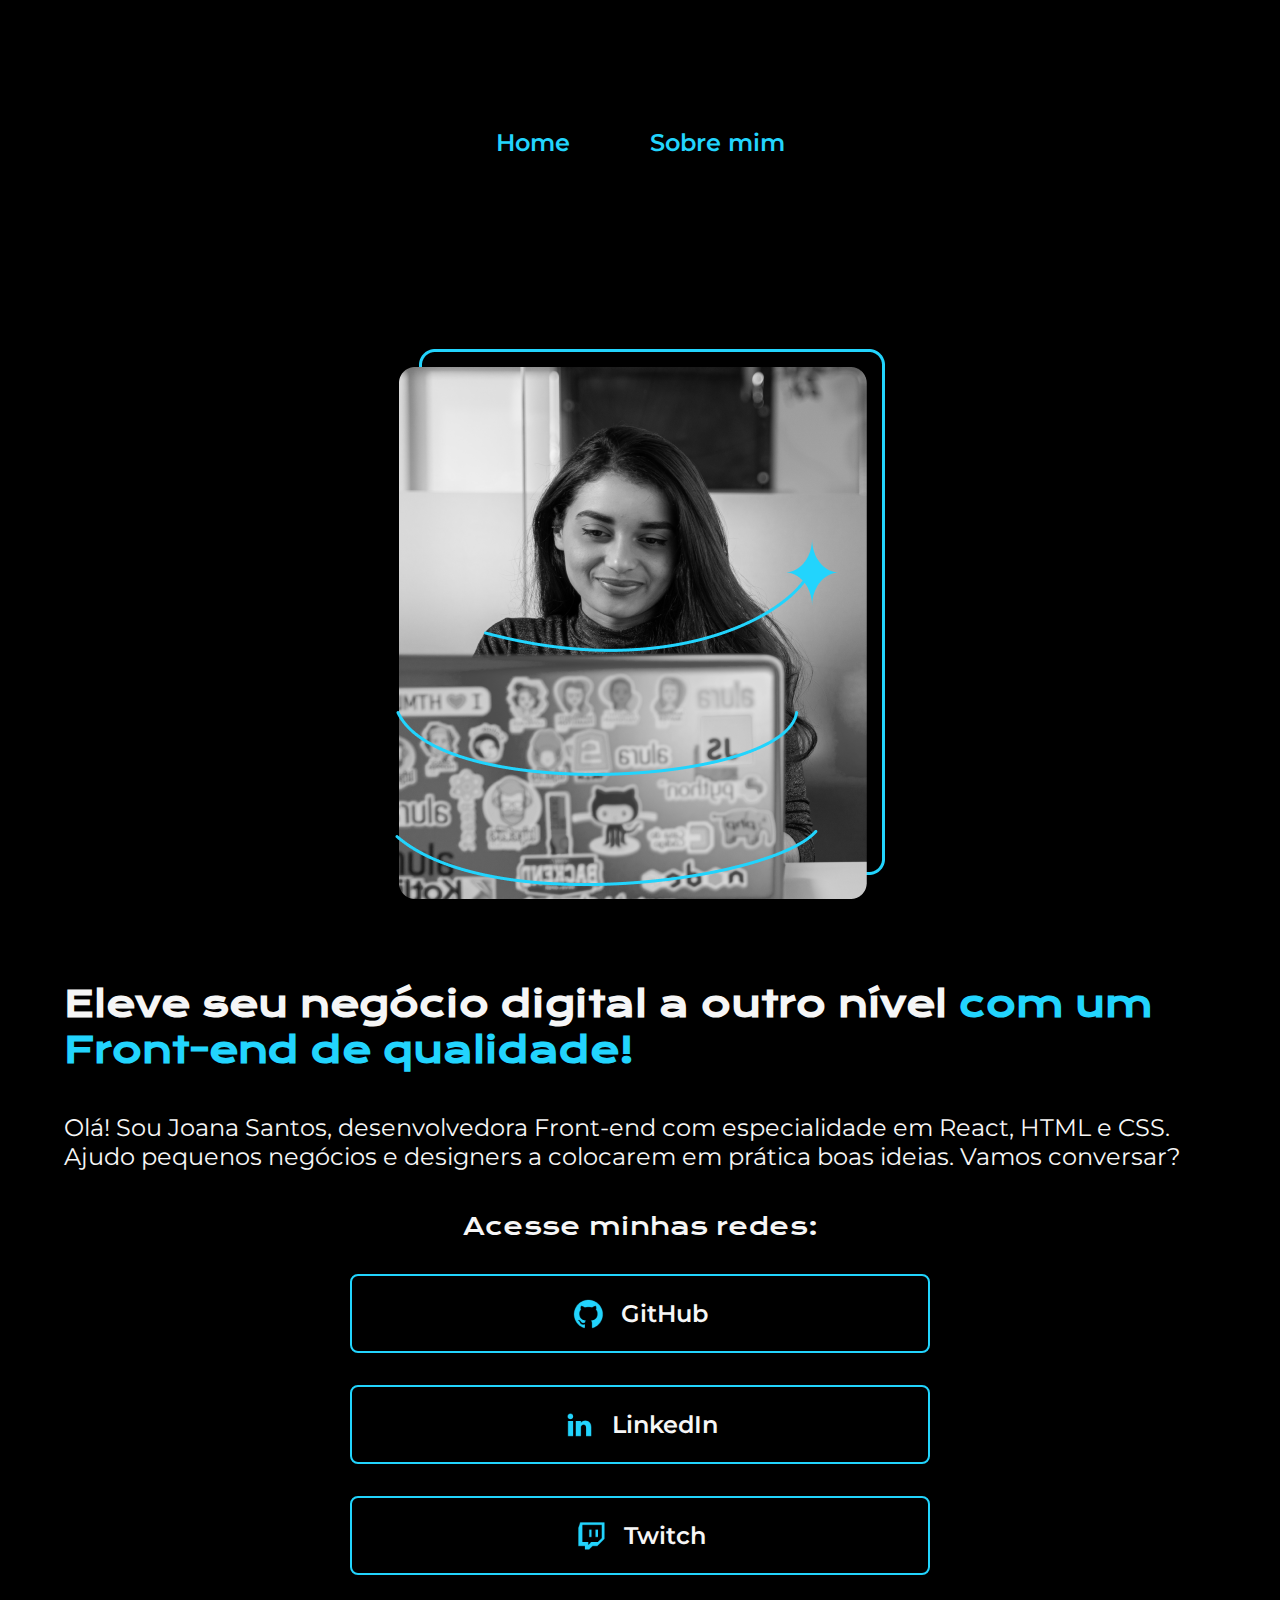
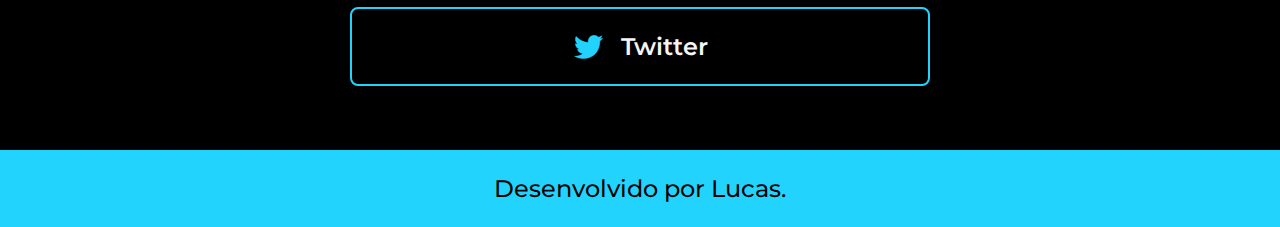
<file: site-responsivo-alura/index.html>
<!DOCTYPE html>
<html lang="pt-br">
<head>
    <meta charset="UTF-8">
    <meta http-equiv="X-UA-Compatible" content="IE=edge">
    <meta name="viewport" content="width=device-width, initial-scale=1.0">
    <title>Portfolio</title>
    <link rel="stylesheet" href="./styles/style.css">
</head>
<body>
    <header class="cabecalho">
        <nav class="cabecalho__menu">
            <a href="index.html" class="cabecalho__menu__link">Home</a>
            <a href="about.html" class="cabecalho__menu__link">Sobre mim</a>
        </nav>
    </header>
    <main class="apresentacao">
        <section class="apresentacao__conteudo">
            <h1 class="apresentacao__conteudo__titulo">Eleve seu negócio digital a outro nível <strong class="titulo-destaque">com um Front-end de qualidade!</strong></h1>
            <p class="apresentacao__conteudo__texto">Olá! Sou Joana Santos, desenvolvedora Front-end com especialidade em React, HTML e CSS. Ajudo pequenos negócios e designers a colocarem em prática boas ideias. Vamos conversar?</p>
            <div class="apresentacao__conteudo__links">
                <h2 class="apresentacao__conteudo__links__subtitulo">Acesse minhas redes:</h2>
                <a href="https://github.com" class="aprensentacao__conteudo__links__navegacao">
                    <img src="./assets/github.png" alt="Logo do GitHub">
                    GitHub
                </a>
                <a href="https://linkedin.com" class="aprensentacao__conteudo__links__navegacao">
                    <img src="./assets/linkedin.png" alt="Logo do LinkedIn">
                    LinkedIn
                </a>
                <a href="https://twitch.tv" class="aprensentacao__conteudo__links__navegacao">
                    <img src="./assets/twitch.png" alt="Logo da Twitch">
                    Twitch
                </a>
                <a href="https://twitter.com" class="aprensentacao__conteudo__links__navegacao">
                    <img src="./assets/twitter.png" alt="Logo do Twitter">
                    Twitter
                </a>
            </div>    
        </section>
        <img src="./assets/imagemJoana.png" alt="Foto da Joana Programando" class="aprensentacao__imagem">
    </main>
    <footer class="rodape">
        <p>Desenvolvido por Lucas.</p>
    </footer>
</body>
</html>
</file>
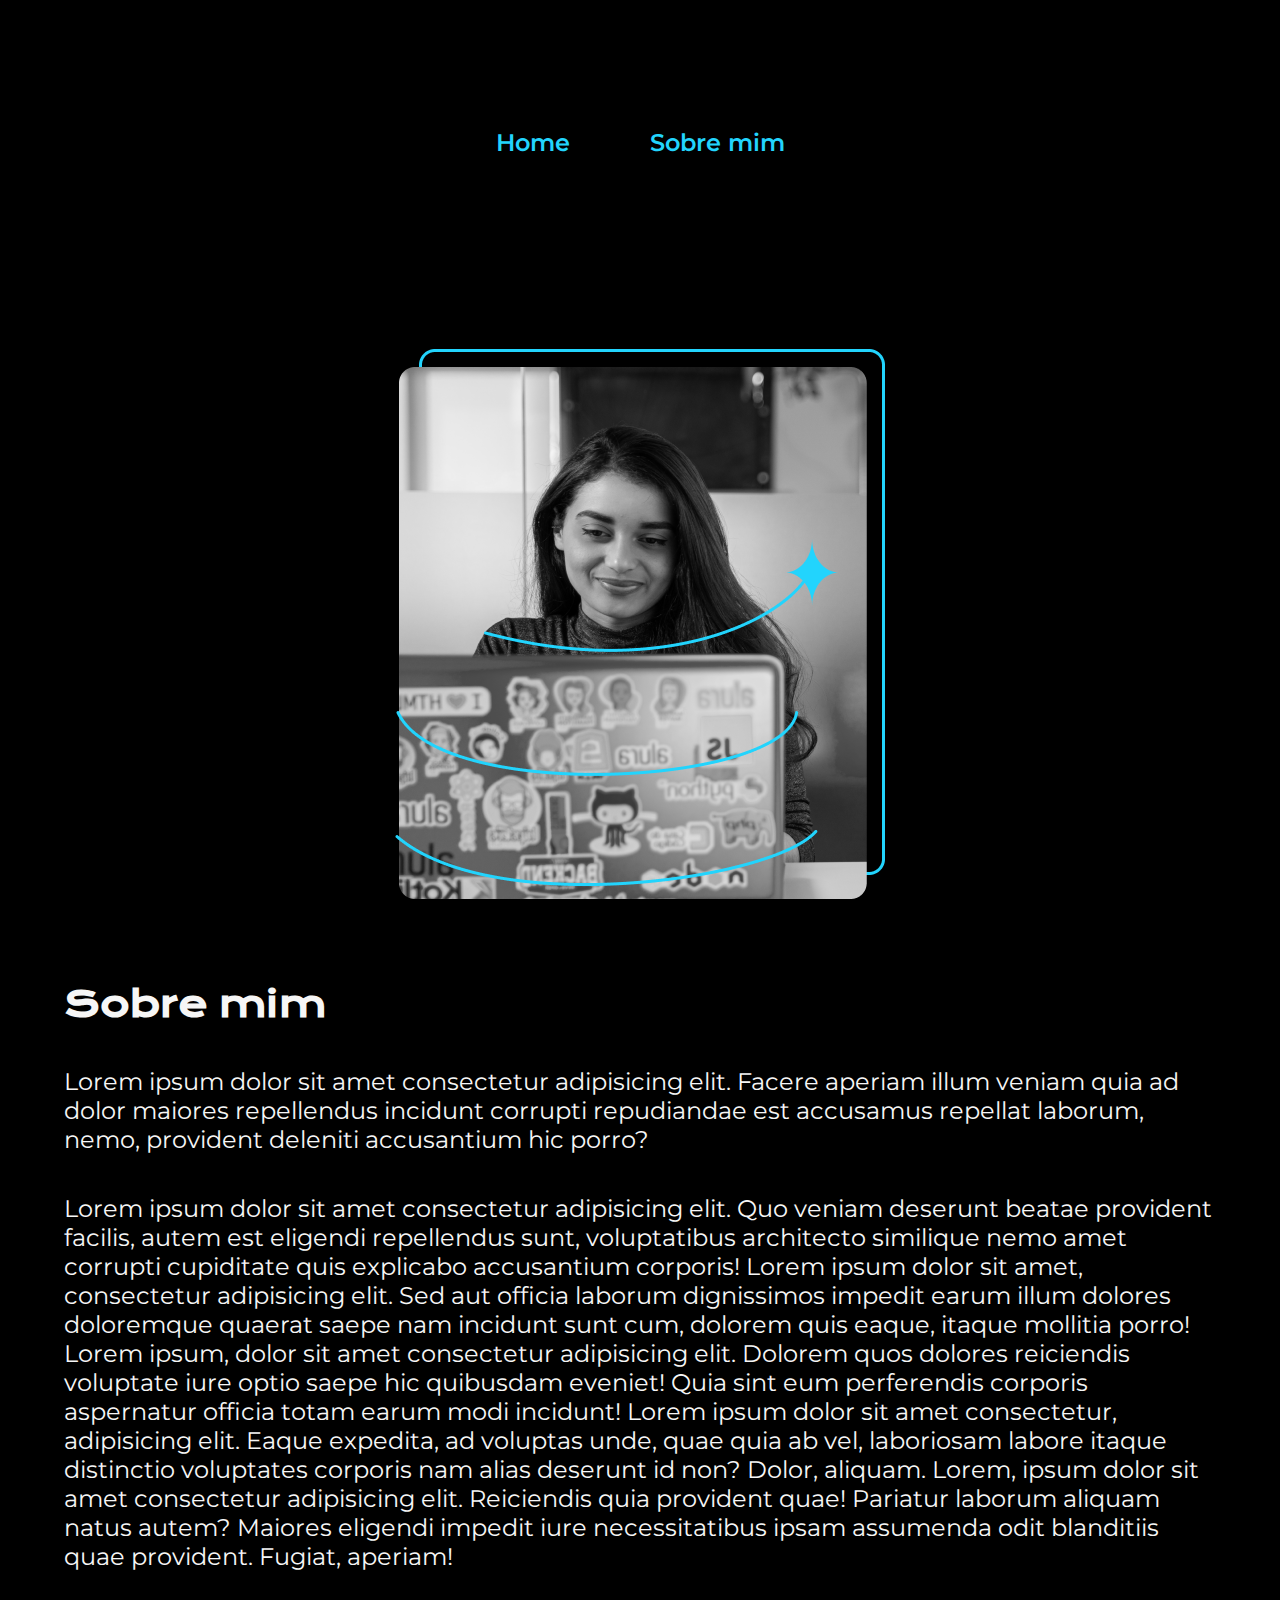
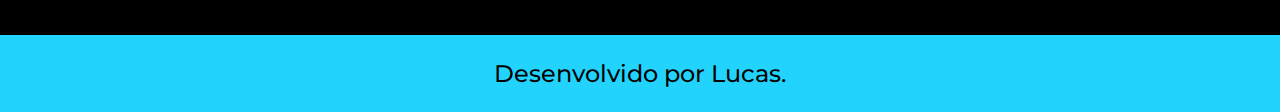
<file: site-responsivo-alura/about.html>
<!DOCTYPE html>
<html lang="pt-br">
<head>
    <meta charset="UTF-8">
    <meta http-equiv="X-UA-Compatible" content="IE=edge">
    <meta name="viewport" content="width=device-width, initial-scale=1.0">
    <title>Sobre Mim</title>
    <link rel="stylesheet" href="./styles/style.css">
</head>
<body>
    <header class="cabecalho">
        <nav class="cabecalho__menu">
            <a href="index.html" class="cabecalho__menu__link">Home</a>
            <a href="about.html" class="cabecalho__menu__link">Sobre mim</a>
        </nav>
    </header>


    <main class="apresentacao">
        <section class="apresentacao__conteudo">
            <h1 class="apresentacao__conteudo__titulo">Sobre mim</h1>
            <p class="apresentacao__conteudo__texto">Lorem ipsum dolor sit amet consectetur adipisicing elit. Facere aperiam illum veniam quia ad dolor maiores repellendus incidunt corrupti repudiandae est accusamus repellat laborum, nemo, provident deleniti accusantium hic porro?</p>
            <p class="apresentacao__conteudo__texto">Lorem ipsum dolor sit amet consectetur adipisicing elit. Quo veniam deserunt beatae provident facilis, autem est eligendi repellendus sunt, voluptatibus architecto similique nemo amet corrupti cupiditate quis explicabo accusantium corporis! Lorem ipsum dolor sit amet, consectetur adipisicing elit. Sed aut officia laborum dignissimos impedit earum illum dolores doloremque quaerat saepe nam incidunt sunt cum, dolorem quis eaque, itaque mollitia porro! Lorem ipsum, dolor sit amet consectetur adipisicing elit. Dolorem quos dolores reiciendis voluptate iure optio saepe hic quibusdam eveniet! Quia sint eum perferendis corporis aspernatur officia totam earum modi incidunt! Lorem ipsum dolor sit amet consectetur, adipisicing elit. Eaque expedita, ad voluptas unde, quae quia ab vel, laboriosam labore itaque distinctio voluptates corporis nam alias deserunt id non? Dolor, aliquam. Lorem, ipsum dolor sit amet consectetur adipisicing elit. Reiciendis quia provident quae! Pariatur laborum aliquam natus autem? Maiores eligendi impedit iure necessitatibus ipsam assumenda odit blanditiis quae provident. Fugiat, aperiam!</p>
        </section>
        <img src="./assets/imagemJoana.png" alt="Foto da Joana Programando" class="aprensentacao__imagem">

    </main>


    <footer class="rodape">
        <p>Desenvolvido por Lucas.</p>
    </footer>
</body>
</html>
</file>
<file: site-responsivo-alura/styles/style.css>
@import url('https://fonts.googleapis.com/css2?family=Krona+One&family=Montserrat&display=swap');
@import url('https://fonts.googleapis.com/css2?family=Krona+One&family=Montserrat:wght@400;600&display=swap');
:root {
    --cor-primaria: #000000;
    --cor-secundaria: #f6f6f6;
    --cor-terciaria: #22d4fd;
    --cor-hover: #272727;
    --fonte-primaria: 'Krona One', sans-serif;
    --fonte-secundaria: 'Montserrat', sans-serif;
}

* {
    margin: 0;
    padding: 0;
}

.apresentacao {
    display: flex;
    align-items: center;
    justify-content: space-between;
    padding: 5% 15%;
    gap: 82px;
}

body {
    box-sizing: border-box;
    background-color: var(--cor-primaria);
    color: var(--cor-secundaria);
}

.cabecalho {
    padding: 2% 0% 0% 15%;
}

.cabecalho__menu {
    display: flex;
    gap: 80px;
}

.cabecalho__menu__link {
    font-family: var(--fonte-secundaria);
    font-weight: 600;
    font-size: 1.5rem;
    color: var(--cor-terciaria);
    text-decoration: none;
}

.titulo-destaque {
    color: var(--cor-terciaria);
}

.apresentacao__conteudo {
    width: 50%;
    display: flex;
    flex-direction: column;
    gap: 40px;
}

.apresentacao__conteudo__titulo {
    font-size: 2.25rem;
    font-family: var(--fonte-primaria);
}

.apresentacao__conteudo__texto {
    font-size: 1.5rem;
    font-family: var(--fonte-secundaria);
}

.apresentacao__conteudo__links {
    display: flex;
    flex-direction: column;
    justify-content: space-between;
    gap: 32px;
    align-items: center;
}

.apresentacao__conteudo__links__subtitulo {
    font-family: var(--fonte-primaria);
    font-weight: 400;
    font-size: 1.5rem;
}

.aprensentacao__conteudo__links__navegacao {
    display: flex;
    align-items: center;
    justify-content: center;
    gap: 16px;
    color: var(--cor-secundaria);
    font-family: var(--fonte-secundaria);
    width: 50%;
    border-radius: 8px;
    font-size: 1.5rem;
    text-align: center;
    padding-top: 21.5px;
    padding-bottom: 21.5px;
    font-weight: 600;
    text-decoration: none;
    border: 2px solid var(--cor-terciaria);
    
}

.aprensentacao__conteudo__links__link:hover {
    background-color: var(--cor-hover);
}

.apresentacao__imagem {
    width: 50%;
}

.rodape {
    text-align: center;
    font-family: var(--fonte-secundaria);
    font-size: 1.5rem;
    font-weight: 482;
    color: var(--cor-primaria);
    background-color: var(--cor-terciaria);
    padding: 24px;
}

@media (max-width: 1280px) {
    .cabecalho {
        padding: 10%;
    }

    .cabecalho__menu {
        justify-content: center;
    }
    
    .apresentacao {
        flex-direction: column-reverse;
        padding: 5% 5%;
    }

    .apresentacao__conteudo {
        width: auto;
    }
}
</file>
